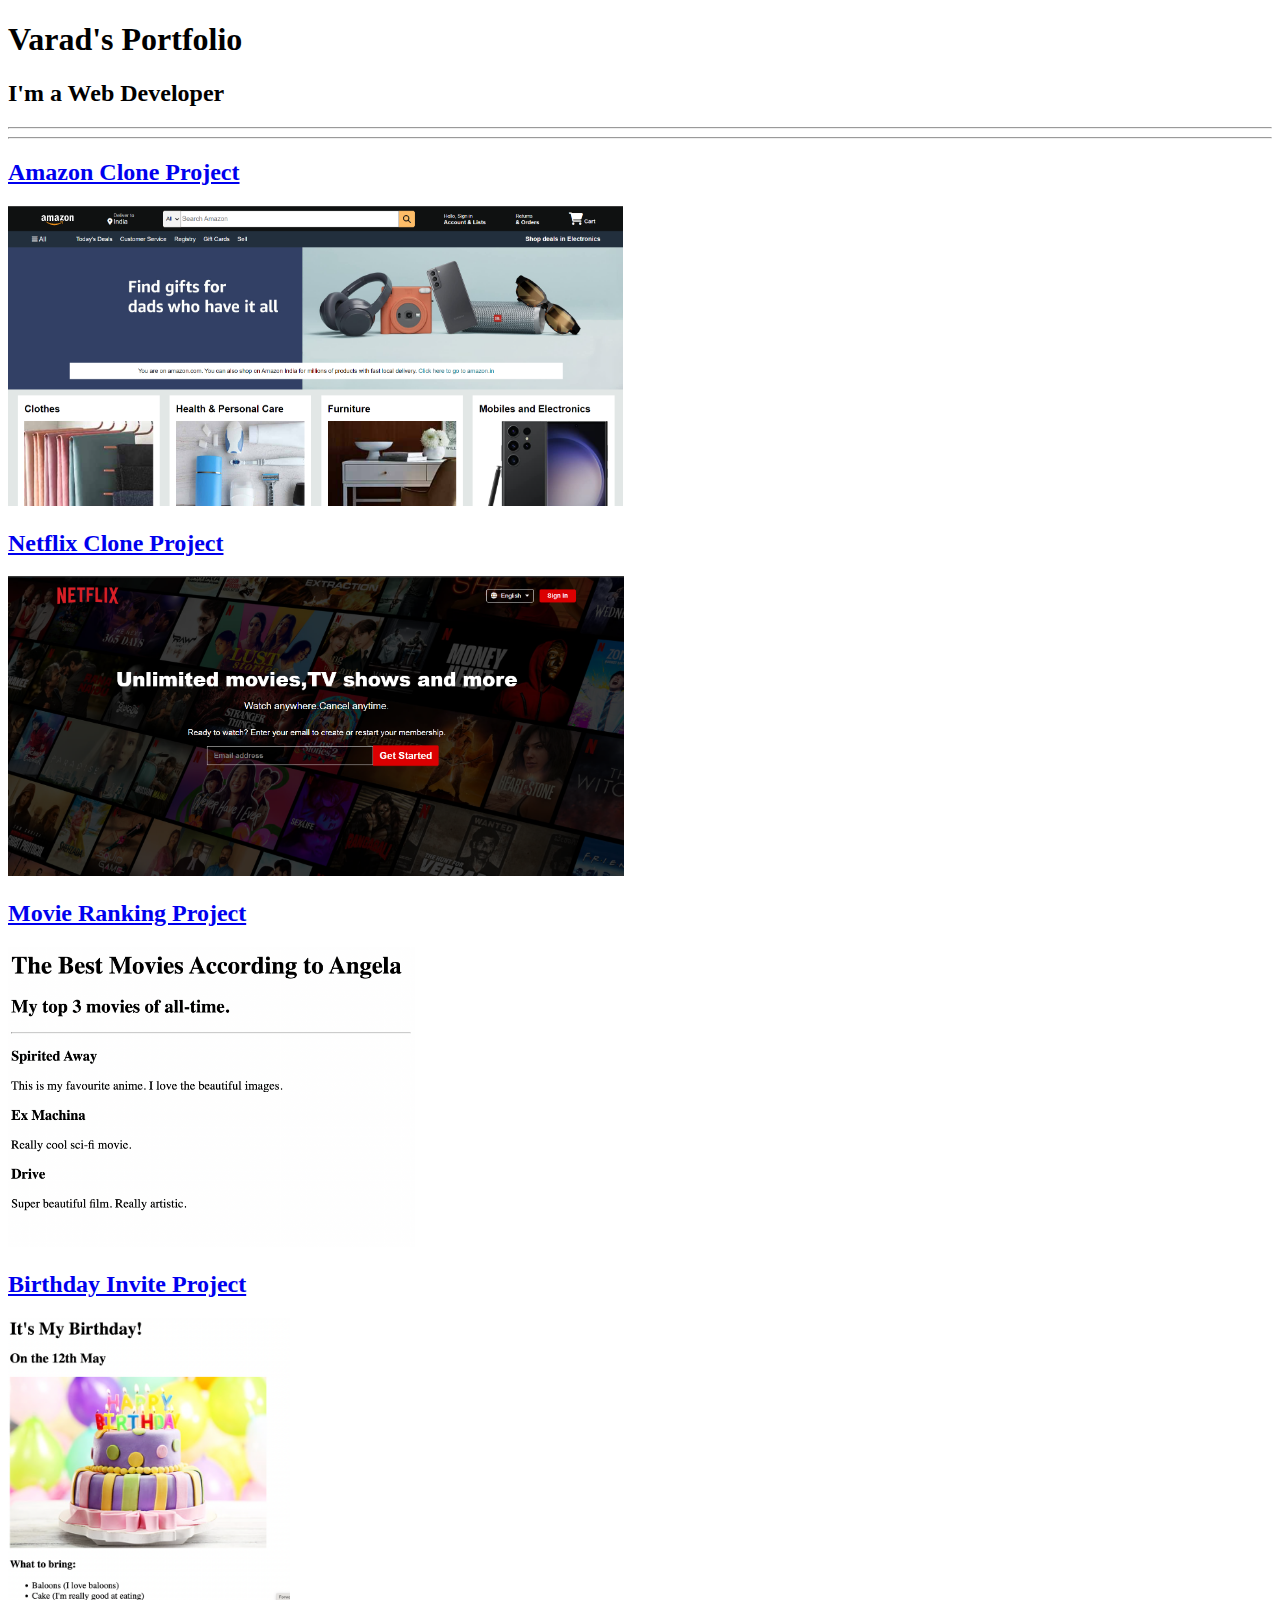
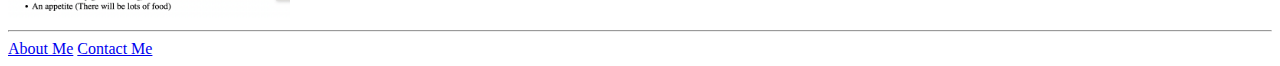
<file: index.html>
<!-- TODO 1: Create the HTML Boilerplate -->

<!-- TODO 2: Add Your previous projects' HTML into the public folder -->

<!-- TODO 3: Take screenshots of your project previews and add the images to the images folder -->

<!-- TODO 4: Add titles/subtitles etc. -->

<!-- TODO 5: Add a link to the project pages -->

<!-- TODO 6: Add images to show the project previews
HINT for TODO 6: You can use the height attribute set to 200 to make the image smaller:
https://developer.mozilla.org/en-US/docs/Web/HTML/Element/img#attr-height -->

<!-- TODO 7: Add the Contact Me and About Me page links -->

<!DOCTYPE html>
<html lang="en">
<head>
    <meta charset="UTF-8">
    <title>Varad's Portfolio</title>
</head>
<body>
    <h1>Varad's Portfolio</h1>
    <h2>I'm a Web Developer</h2>
    <hr/>
    <hr/>
    <h2><a href="./public/amazon.html">Amazon Clone Project</a></h2>
    <img src="./assets/images/Amazonclone.png" height="300" alt="Amazon Clone Preview">
    <h2><a href="./public/netflix.html">Netflix Clone Project</a></h2>
    <img src="./assets/images/Netflixclone.png" height="300" alt="Netflix Clone Preview">
    <h2><a href="./public/movie-ranking.html">Movie Ranking Project</a></h3>
    <img src="./assets/images/movie-ranking.png" height="300" alt="movie ranking project preview"/>
    <h2><a href="./public/birthday-invite.html">Birthday Invite Project</a></h3>
    <img src="./assets/images/birthday-invite.png" height="300" alt="birthday invite project preview"/>

    <hr />
    <a href="./public/about.html">About Me</a>
    <a href="./public/contact.html">Contact Me</a>
</body>
</html>
</file>
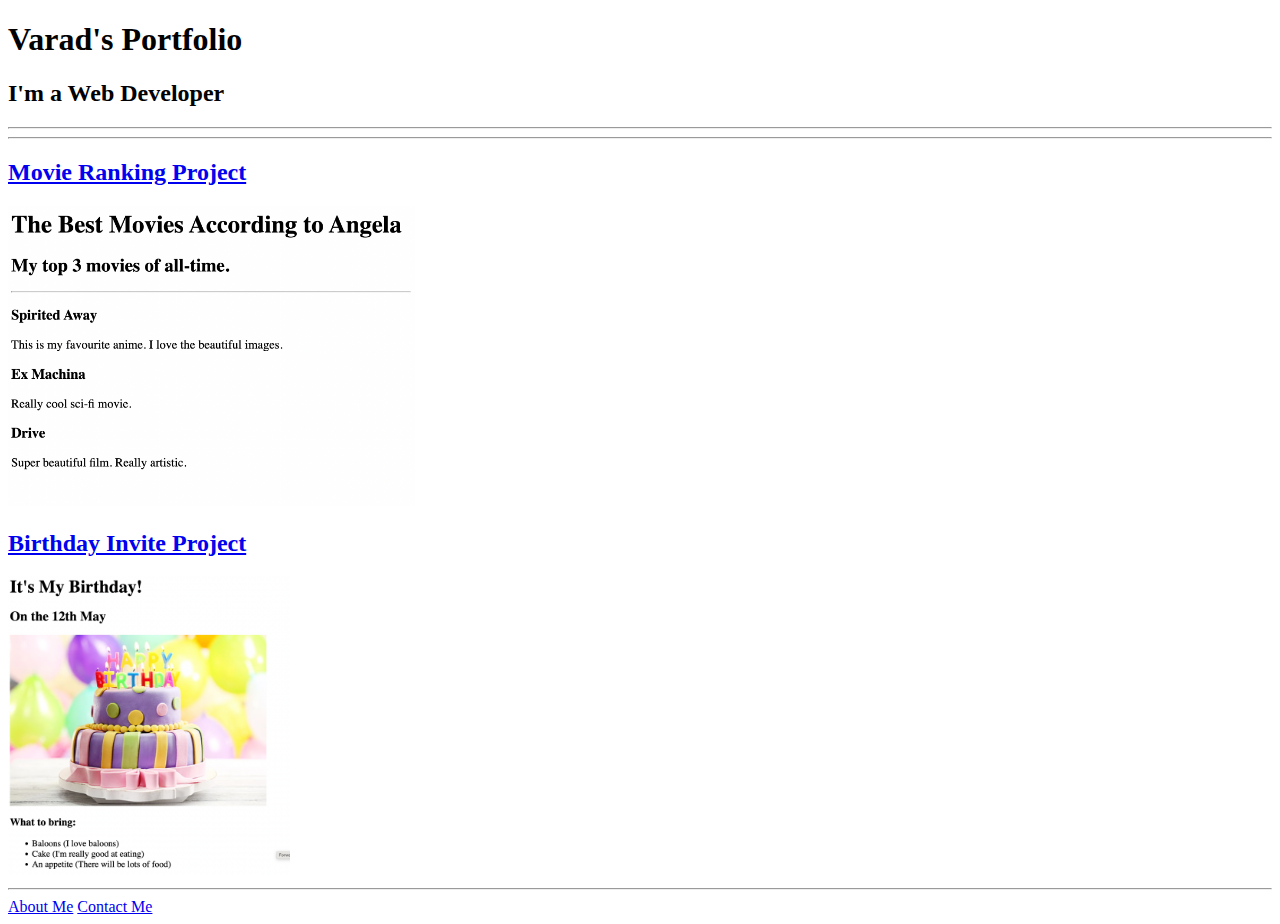
<file: solution.html>
<!DOCTYPE html>
<html lang="en">

<head>
  <meta charset="UTF-8">
  <title>Varad's Portfolio</title>
</head>

<body>
  <h1>Varad's Portfolio</h1>
  <h2>I'm a Web Developer</h2>
  <hr />
  <hr />
  <h2><a href="./public/movie-ranking.html">Movie Ranking Project</a></h3>
  <img src="./assets/images/movie-ranking.png" height="300" alt="movie ranking project preview"/>
  <h2><a href="./public/birthday-invite.html">Birthday Invite Project</a></h3>
  <img src="./assets/images/birthday-invite.png" height="300" alt="birthday invite project preview"/>
  
  <hr />
  <a href="./public/about.html">About Me</a>
  <a href="./public/contact.html">Contact Me</a>
</body>

</html>
</file>
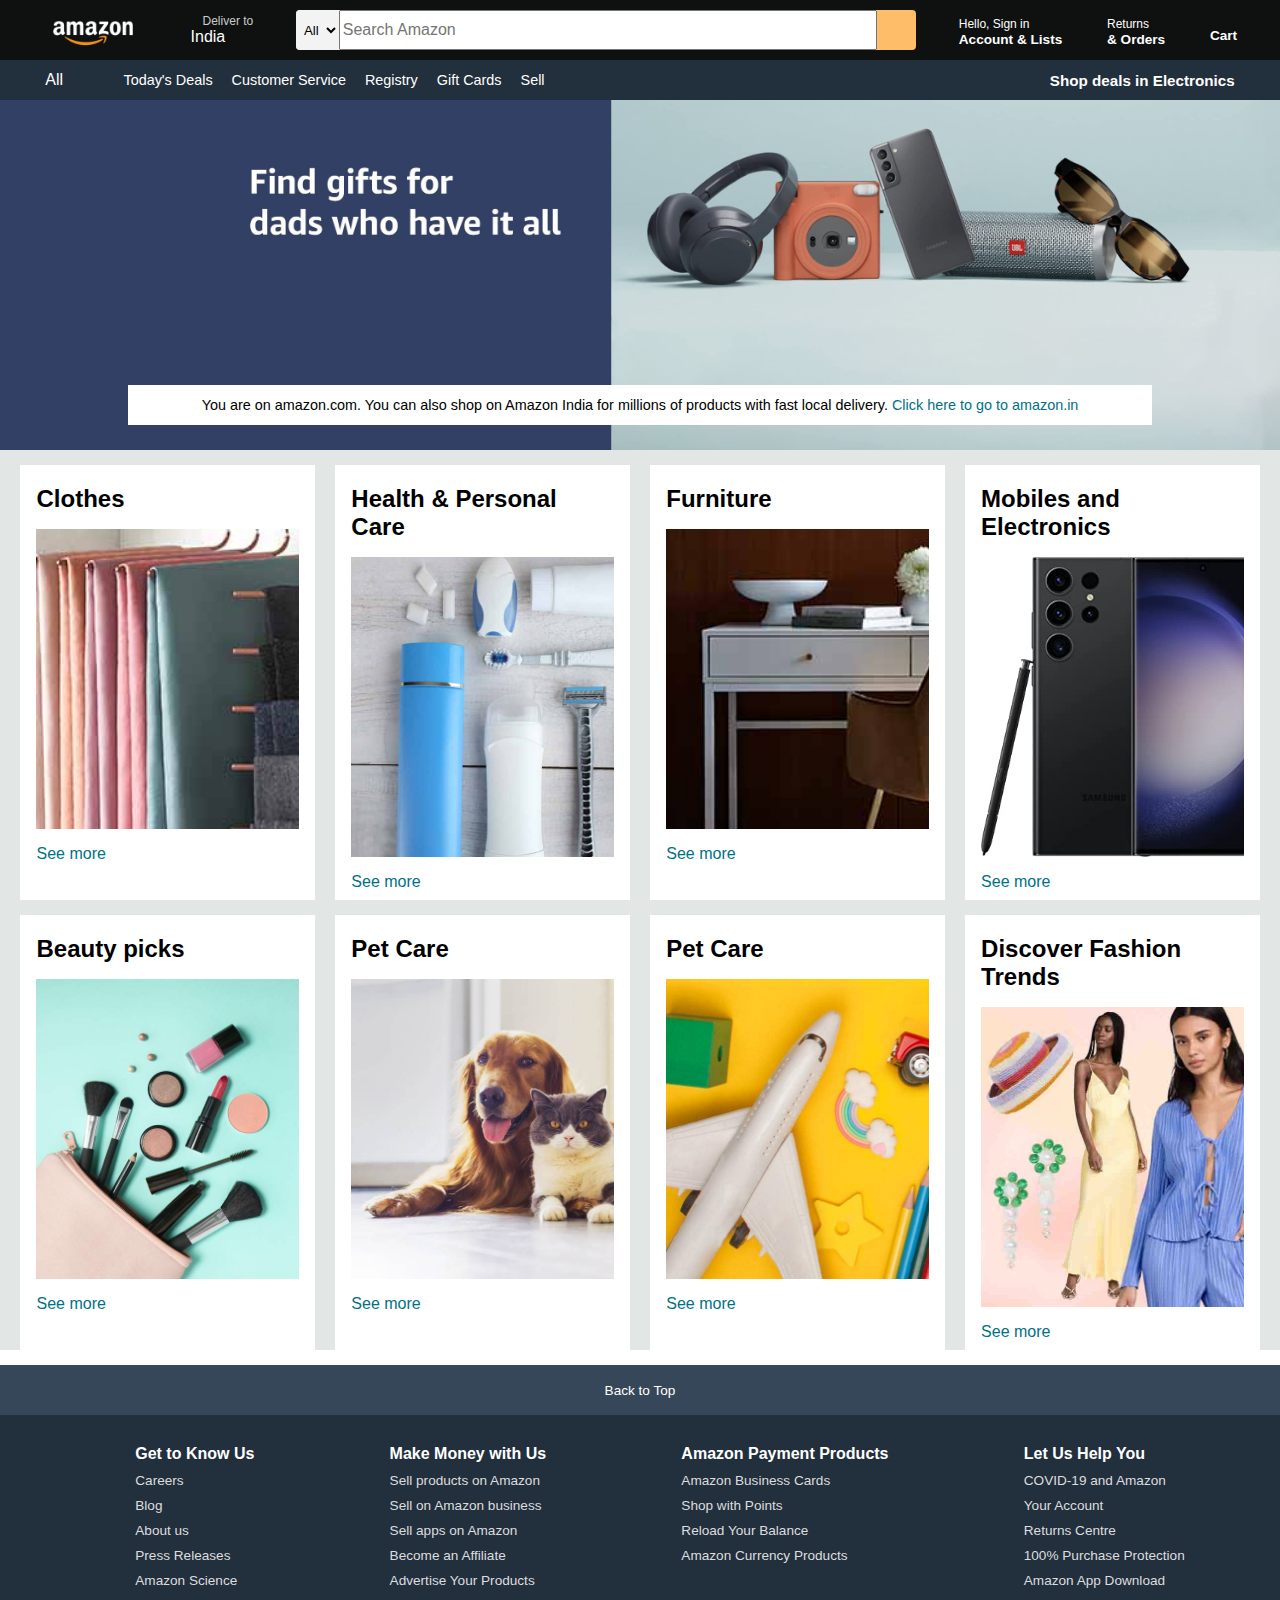
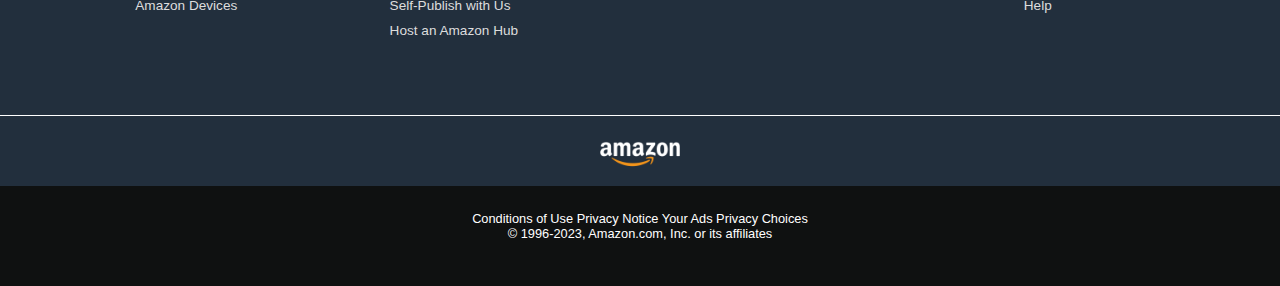
<file: public/amazon.html>
<!DOCTYPE html>
<html lang="en">
<head>
    <meta charset="UTF-8">
    <meta http-equiv="X-UA-Compatible" content="IE=edge">
    <meta name="viewport" content="width=device-width, initial-scale=1.0">
    <title>Amazon</title>
    <link rel="stylesheet" href="https://cdnjs.cloudflare.com/ajax/libs/font-awesome/6.4.2/css/all.min.css" integrity="sha512-z3gLpd7yknf1YoNbCzqRKc4qyor8gaKU1qmn+CShxbuBusANI9QpRohGBreCFkKxLhei6S9CQXFEbbKuqLg0DA==" crossorigin="anonymous" referrerpolicy="no-referrer" />
    <link rel="stylesheet" href="astyle.css">
</head>
<body>
    <header>
        <div class="navbar">
            <div class="nav-logo border">
                <div class="logo"></div>
            </div>

            <div class="nav-address border">
                <p class="add-first">Deliver to</p>
                <div class="add-icon">
                    <i class="fa-solid fa-location-dot"></i>
                    <p class="add-second">India</p>
                </div>
            </div>

            <div class="nav-search">
                <select class="search-select">
                    <option>All</option>
                </select>
                <input placeholder="Search Amazon" class="search-input">
                <div class="search-icon">
                    <i class="fa-solid fa-magnifying-glass"></i>
                </div>
            </div>

            <div class="nav-signin border">
                <p><span>Hello, Sign in</span></p>
                <p class="nav-second">Account & Lists</p>
            </div>

            
            <div class="nav-return border">
                <p><span>Returns</span></p>
                <p class="nav-second">& Orders</p>
            </div>

            <div class="nav-cart border">
                <i class="fa-solid fa-cart-shopping"></i>
                Cart 
            </div>
        </div>


        <div class="panel">
            <div class="panel-all">
                <i class="fa-solid fa-bars"></i>
                All
            </div>

            <div class="panel-ops">
                <p>Today's Deals</p>
                <p>Customer Service</p>
                <p>Registry</p>
                <p>Gift Cards</p>
                <p>Sell</p>
            </div>

            <div class="panel-deals">
                Shop deals in Electronics
            </div>
        </div>
    </header>

    <div class="hero-section">
        <div class="hero-msg">
            <p>You are on amazon.com. You can also shop on Amazon India for millions of products with fast local delivery. <a>Click here to go to amazon.in</a></p>
        </div>
    </div>

    <div class="shop-section">
        <div class="box1 box">
            <div class="box-content">
                <h2>Clothes</h2>
                <div class="box-img" style="background-image: url(../assets/images/box1_image.jpg);"></div>
                <p>See more</p>
            </div>
        </div>
        <div class="box2 box">
            <div class="box-content">
                <h2>Health & Personal Care</h2>
                <div class="box-img" style="background-image: url('../assets/images/box2_image.jpg');"></div>
                <p>See more</p>
            </div>
        </div>
        <div class="box3 box">
            <div class="box-content">
                <h2>Furniture</h2>
                <div class="box-img" style="background-image: url('../assets/images/box3_image.jpg');"></div>
                <p>See more</p>
            </div>
        </div>
        <div class="box4 box">
            <div class="box-content">
                <h2>Mobiles and Electronics</h2>
                <div class="box-img" style="background-image: url('../assets/images/box4_image.jpg');"></div>
                <p>See more</p>
            </div>
        </div>

        <div class="box5 box">
            <div class="box-content">
                <h2>Beauty picks</h2>
                <div class="box-img" style="background-image: url('../assets/images/box5_image.jpg');"></div>
                <p>See more</p>
            </div>
        </div>
        <div class="box6 box">
            <div class="box-content">
                <h2>Pet Care</h2>
                <div class="box-img" style="background-image: url('../assets/images/box6_image.jpg');"></div>
                <p>See more</p>
            </div>
        </div>
        <div class="box7 box">
            <div class="box-content">
                <h2>Pet Care</h2>
                <div class="box-img" style="background-image: url('../assets/images/box7_image.jpg');"></div>
                <p>See more</p>
            </div>
        </div>
        <div class="box8 box">
            <div class="box-content">
                <h2>Discover Fashion Trends</h2>
                <div class="box-img" style="background-image: url('../assets/images/box8_image.jpg');"></div>
                <p>See more</p>
            </div>
        </div>
    </div>

    <footer>
        <div class="foot-panel1">
            Back to Top
        </div>

        <div class="foot-panel2">
            <ul>
                <p>Get to Know Us</p>
                <a>Careers</a>
                <a>Blog</a>
                <a>About us</a>
                <a>Press Releases</a>
                <a>Amazon Science</a>
                <a>Amazon Devices</a>
            </ul>

            <ul>
                <p>Make Money with Us</p>
                <a>Sell products on Amazon</a>
                <a>Sell on Amazon business</a>
                <a>Sell apps on Amazon</a>
                <a>Become an Affiliate</a>
                <a>Advertise Your Products</a>
                <a>Self-Publish with Us</a>
                <a>Host an Amazon Hub</a>
            </ul>

            <ul>
                <p>Amazon Payment Products</p>
                <a>Amazon Business Cards</a>
                <a>Shop with Points</a>
                <a>Reload Your Balance</a>
                <a>Amazon Currency Products</a>
            </ul>

            <ul>
                <p>Let Us Help You</p>
                <a>COVID-19 and Amazon</a>
                <a>Your Account</a>
                <a>Returns Centre</a>
                <a>100% Purchase Protection</a>
                <a>Amazon App Download</a>
                <a>Help</a>
            </ul>
        </div>

        <div class="foot-panel3">
            <div class="logo"></div>
        </div>

        <div class="foot-panel4">
            <div class="pages">
                <a>Conditions of Use</a>
                <a>Privacy Notice</a>
                <a>Your Ads Privacy Choices</a>
            </div>

            <div class="copyright">
                © 1996-2023, Amazon.com, Inc. or its affiliates
            </div>
        </div>
    </footer>
</body>
</html>
</file>
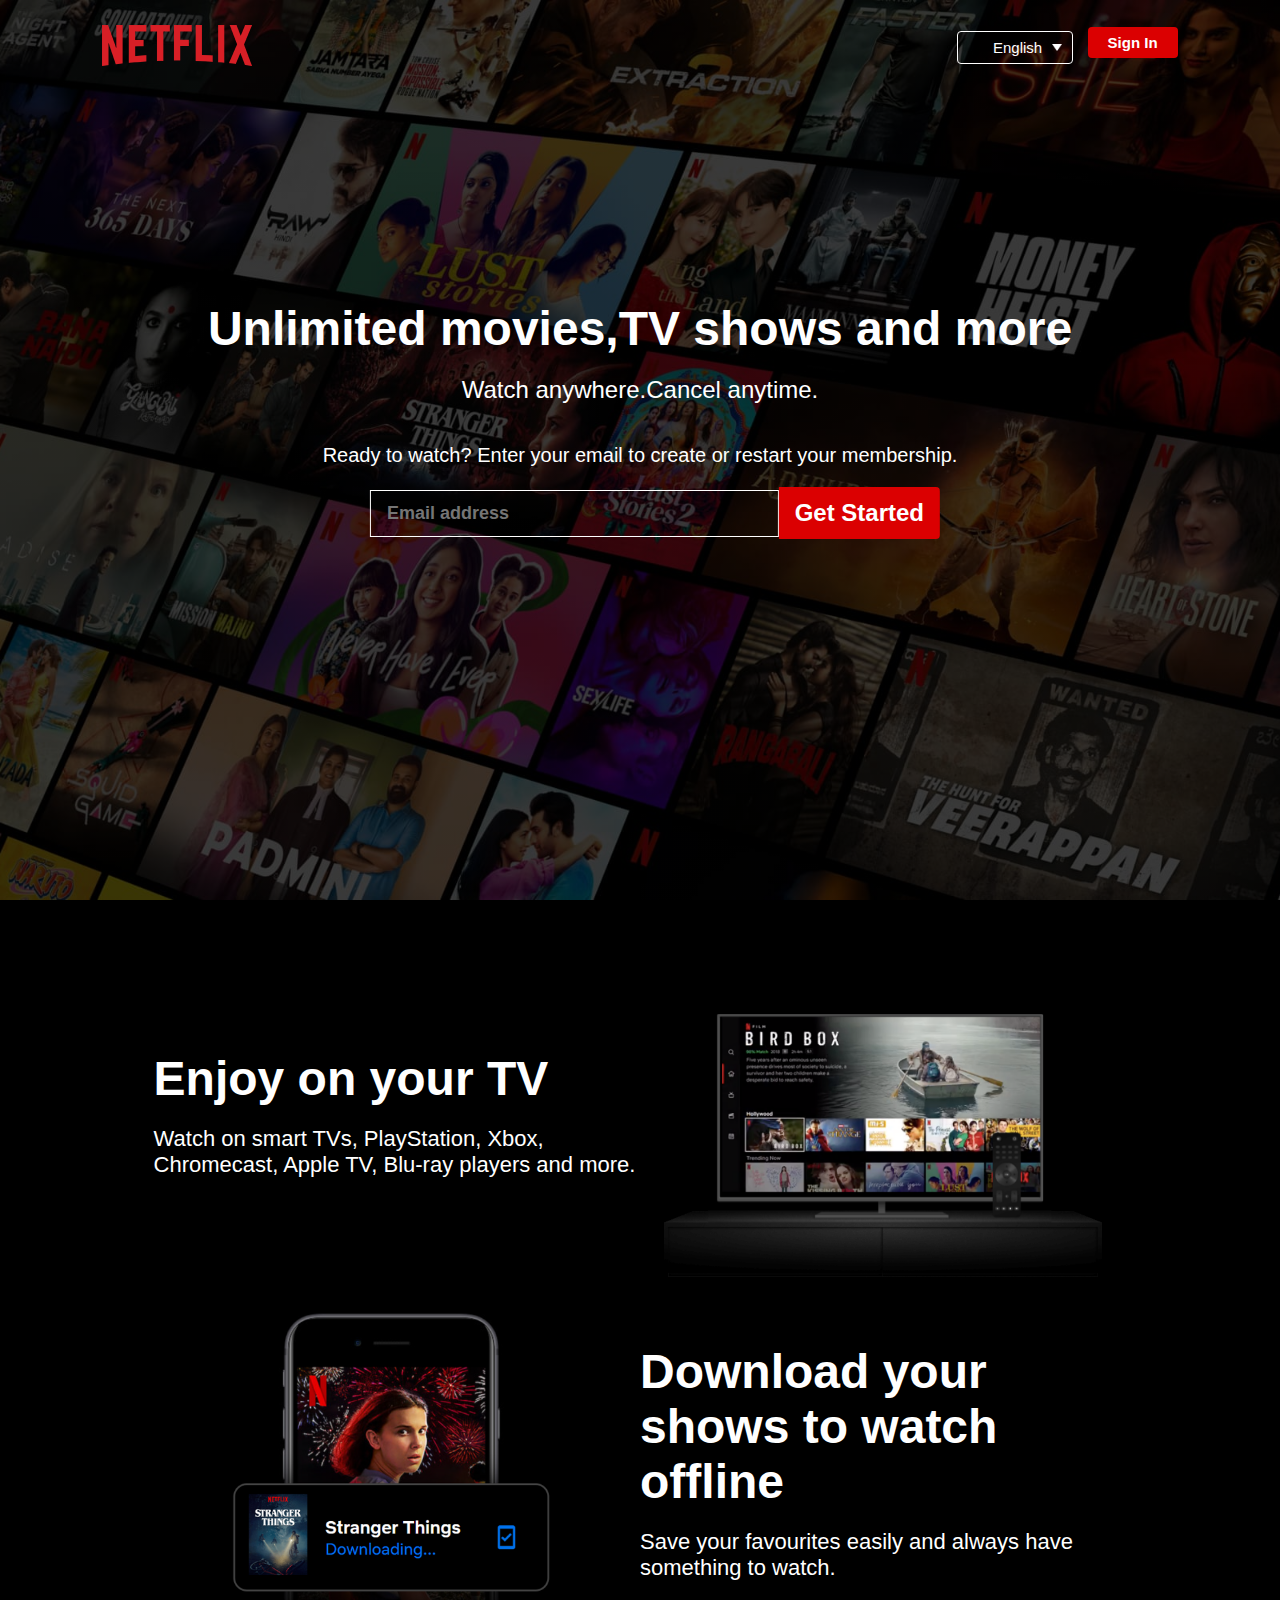
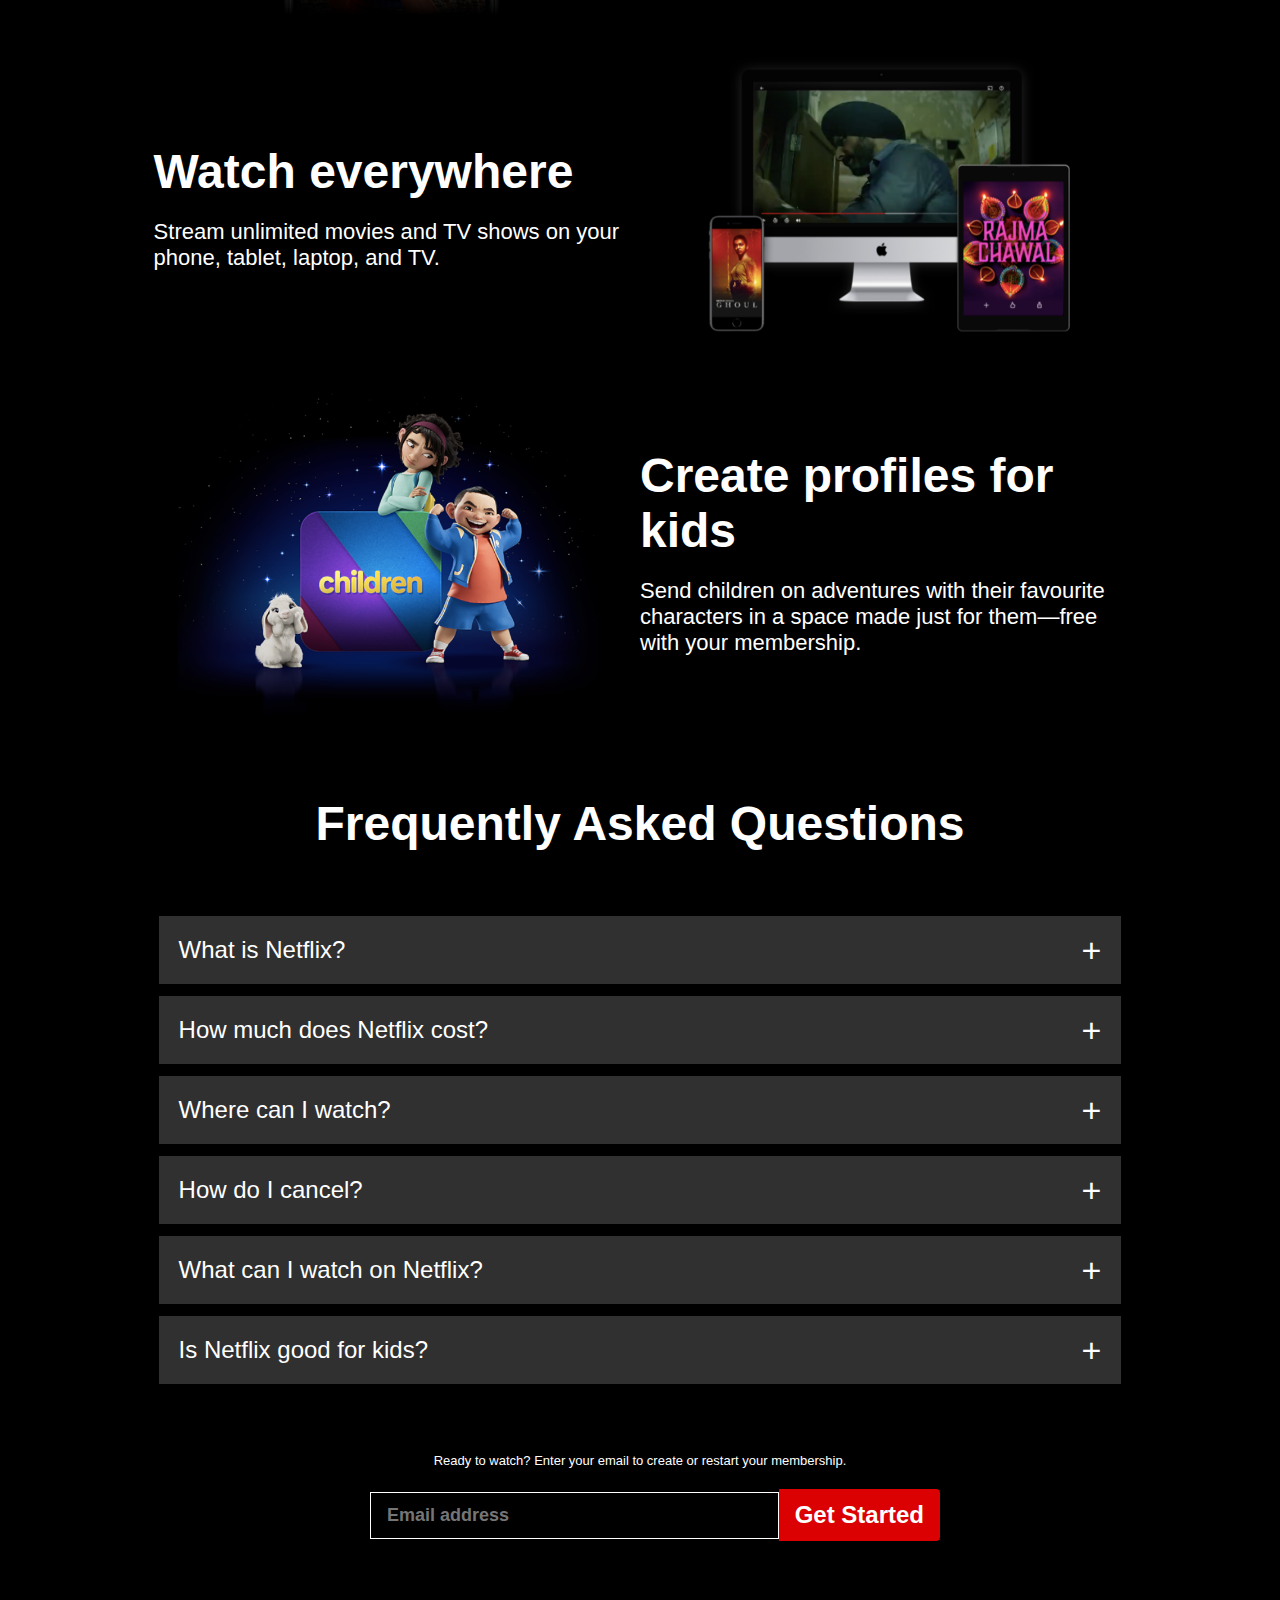
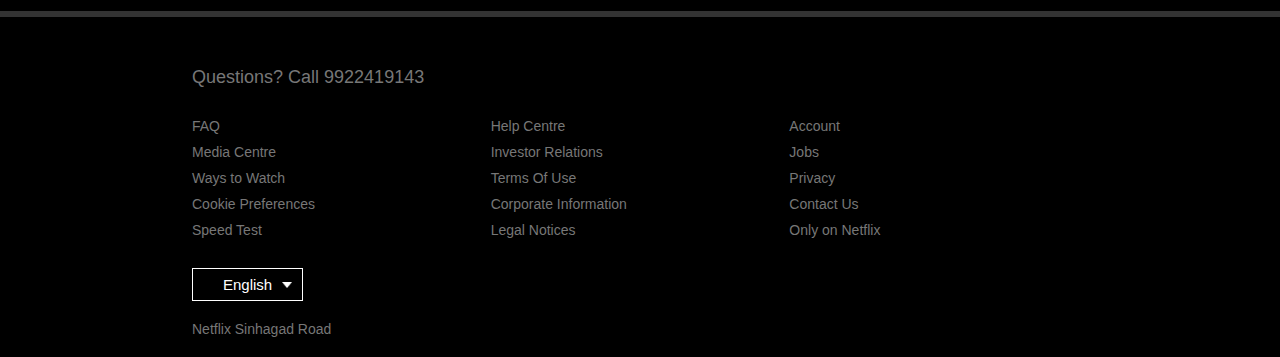
<file: public/netflix.html>
<!DOCTYPE html>
<html lang="en">
<head>
    <meta charset="UTF-8">
    <meta name="viewport" content="width=device-width, initial-scale=1.0">
    <title>Netflix</title>
    <link rel="stylesheet" href="https://cdnjs.cloudflare.com/ajax/libs/font-awesome/6.4.2/css/all.min.css" integrity="sha512-z3gLpd7yknf1YoNbCzqRKc4qyor8gaKU1qmn+CShxbuBusANI9QpRohGBreCFkKxLhei6S9CQXFEbbKuqLg0DA==" crossorigin="anonymous" referrerpolicy="no-referrer" />
    <link rel="stylesheet" href="nstyle.css">
</head>
<body>
    <div class="header">
        <nav>
            <img src="../assets/images/logo.png" class="logo">
            <div>
                <button class="language-btn"><i class="fa-solid fa-globe"></i> English <img src="../assets/images/down-icon.png"></button>
                <button class="signin">Sign In</button>
            </div>
        </nav>

        <div class="header-content">
            <h1>Unlimited movies,TV shows and more</h1>
            <h3>Watch anywhere.Cancel anytime.</h3>
            <p>Ready to watch? Enter your email to create or restart your membership.</p>
            <form class="email-signup">
                <input type="email" placeholder="Email address" required>
                <button type="submit">Get Started</button>
            </form>
        </div>
    </div>

    <div class="features">
        <div class="row">
            <div class="text-col">
                <h2>Enjoy on your TV</h2>
                <p>Watch on smart TVs, PlayStation, Xbox, Chromecast, Apple TV, Blu-ray players and more.</p>
            </div>

            <div class="img-col">
                <img src="../assets/images/feature-1.png" >
            </div>
        </div>

        <div class="row">
            <div class="img-col">
                <img src="../assets/images/feature-2.png" >
            </div>

            <div class="text-col">
                <h2>Download your shows to watch offline</h2>
                <p>Save your favourites easily and always have something to watch.</p>
            </div>

        </div>

        <div class="row">
            <div class="text-col">
                <h2>Watch everywhere</h2>
                <p>Stream unlimited movies and TV shows on your phone, tablet, laptop, and TV.</p>
            </div>

            <div class="img-col">
                <img src="../assets/images/feature-3.png" >
            </div>
        </div>
    
        <div class="row">
            <div class="img-col">
                <img src="../assets/images/feature-4.png" >
            </div>

            <div class="text-col">
                <h2>Create profiles for kids</h2>
                <p>Send children on adventures with their favourite characters in a space made just for them—free with your membership.</p>
            </div>
        </div>
    </div>

    <div class="faq">
        <h2>Frequently Asked Questions</h2>
        <ul class="accordian">
            <li>
                <input type="radio" name="accordian" id="first">
                <label for="first">What is Netflix?</label>
                <div class="content">
                    <p>
                        Netflix is a streaming service that offers a wide variety of award-winning TV shows, movies, anime, documentaries and more – on thousands of internet-connected devices.
                        You can watch as much as you want, whenever you want, without a single ad – all for one low monthly price. There's always something new to discover, and new TV shows and movies are added every week!
                    </p>
                </div>
            </li>

            <li>
                <input type="radio" name="accordian" id="second">
                <label for="second">How much does Netflix cost?</label>
                <div class="content">
                    <p>
                        Watch Netflix on your smartphone, tablet, Smart TV, laptop, or streaming device, all for one fixed monthly fee. Plans range from ₹ 149 to ₹ 649 a month. No extra costs, no contracts.
                    </p>
                </div>
            </li>

            <li>
                <input type="radio" name="accordian" id="third">
                <label for="third">Where can I watch?</label>
                <div class="content">
                    <p>
                        Watch anywhere, anytime. Sign in with your Netflix account to watch instantly on the web at netflix.com from your personal computer or on any internet-connected device that offers the Netflix app, including smart TVs, smartphones, tablets, streaming media players and game consoles.
                        You can also download your favourite shows with the iOS, Android, or Windows 10 app. Use downloads to watch while you're on the go and without an internet connection. Take Netflix with you anywhere.
                    </p>
                </div>
            </li>

            <li>
                <input type="radio" name="accordian" id="fourth">
                <label for="fourth">How do I cancel?</label>
                <div class="content">
                    <p>
                        Netflix is flexible. There are no annoying contracts and no commitments. You can easily cancel your account online in two clicks. There are no cancellation fees – start or stop your account anytime.
                    </p>
                </div>
            </li>

            <li>
                <input type="radio" name="accordian" id="fifth">
                <label for="fifth">What can I watch on Netflix?</label>
                <div class="content">
                    <p>
                        Netflix has an extensive library of feature films, documentaries, TV shows, anime, award-winning Netflix originals, and more. Watch as much as you want, anytime you want.
                    </p>
                </div>
            </li>

            <li>
                <input type="radio" name="accordian" id="sixth">
                <label for="sixth">Is Netflix good for kids?</label>
                <div class="content">
                    <p>
                        The Netflix Kids experience is included in your membership to give parents control while kids enjoy family-friendly TV shows and films in their own space.
                        Kids profiles come with PIN-protected parental controls that let you restrict the maturity rating of content kids can watch and block specific titles you don’t want kids to see.
                    </p>
                </div>
            </li>
        </ul>
        <small>
            Ready to watch? Enter your email to create or restart your membership.
        </small>

        <form class="email-signup">
            <input type="email" placeholder="Email address" required>
            <button type="submit">Get Started</button>
        </form>
    </div>

    <div class="footer">
        <h2>Questions? Call 9922419143</h2>

        <div class="row">
            <div class="col">
                <a href="#">FAQ</a>                                       <!--  hash is for taking the page to top again -->
                <a href="#">Media Centre</a>
                <a href="#">Ways to Watch</a>
                <a href="#">Cookie Preferences</a>
                <a href="#">Speed Test</a>
            </div>
            <div class="col">
                <a href="#">Help Centre</a>
                <a href="#">Investor Relations</a>
                <a href="#">Terms Of Use</a>
                <a href="#">Corporate Information</a>
                <a href="#">Legal Notices</a>
            </div>

            <div class="col">
                <a href="#">Account</a>
                <a href="#">Jobs</a>
                <a href="#">Privacy</a>
                <a href="#">Contact Us</a>
                <a href="#">Only on Netflix</a>
            </div>
        </div>
        <button class="language-btn"><i class="fa-solid fa-globe"></i> English <img src="../assets/images/down-icon.png"></button>
        <p class="copyright-txt">Netflix Sinhagad Road</p>
    </div>
</body>
</html>
</file>
<file: public/astyle.css>
*{
    margin: 0;
    font-family: Arial;
    border: border-box;

}

.navbar{

    height: 60px;
    background-color: #0f1111;
    color: white;
    display: flex;
    align-items: center;
    justify-content: space-evenly;
}

.nav-logo{
    height: 50px;
    width: 100px;
}

.logo{
    background-image: url("../assets/images/amazon_logo.png");   
    background-size: cover;
    height: 50px;
    width: 100%;
}

.border{
    border: 2px solid transparent;
}

.border:hover {
    border: 1.5px solid white;
}



/* box 2 */
.add-first{
    color: #cccccc;
    font-size: 0.75rem;
    margin-left: 15px;
}

.add-second{
    font-size: 1rem;
    margin-left: 3px;

}

.add-icon{
    display: flex;
    align-items: center;
}


/* box 3 */

.nav-search{
    display:flex;
    justify-content: space-evenly;
    background-color: #febd68;
    width: 620px;
    height: 40px;
    border-radius: 4px;
}

.search-select{
    background-color: #f3f3f3;
    width: 50px;
    text-align: center;
    border-top-left-radius: 4px;
    border-bottom-left-radius: 4px;
    border:none;
}

.search-input{
    width: 100%;
    font-size: 1rem;
}

.search-icon{
    width:45px;
    display:flex;
    justify-content: center;
    align-items:center;
    font-size: 1.2rem;
    border-top-right-radius: 4px;
    border-bottom-right-radius: 4px;
    color: #0f1111;
}

.nav-search:hover{
    border: 3.5px solid orange;

}


/* box 4 */

span{
    font-size: 0.75rem;

}


.nav-second{

    font-size: 0.85rem;
    font-weight: 700;

}


/* box 6 */

.nav-cart i{
    font-size:30px;
}

.nav-cart{
    font-size:0.85rem;
    font-weight: 700;
}


/** panel **/
.panel{
    height: 40px;
    background-color: #222f3d;
    display:flex;
    color: white;
    align-items: center;
    justify-content: space-evenly;
}

.panel-ops p{
    display: inline;
    margin-left:15px;
}

.panel-ops{
    width:70%;
    font-size: 0.90rem;
}

.panel-deals{
    font-size:0.95rem;
    font-weight: 700;
}


/** hero section **/

.hero-section{
    background-image: url(../assets/images/hero_image.jpg);
    height: 350px;
    background-size:cover;
    display:flex;
    justify-content: center;
    align-items: flex-end;
}

.hero-msg{
    background-color: white;
    color: black;
    height: 40px;
    display: flex;
    align-items: center;
    justify-content: center;
    font-size:0.90rem;
    width: 80%;
    margin-bottom: 25px;
}

.hero-msg a {
    color: #007185;

}


/** shop section **/
.shop-section{
    display: flex;
    flex-wrap: wrap;
    justify-content: space-evenly;
    background-color: #e2e7e6;
}

.box{
    /* border: 2px solid black; */
    height:400px;
    width: 23%;
    background-color:white;
    padding: 20px 0px 15px;
    margin-top: 15px;
}

.box-img{
    height: 300px;
    background-size: cover;
    margin-top: 1rem;
    margin-bottom: 1rem;
}

.box-content{
    margin-left: 1rem;  /*can also write 10px */
    margin-right:1rem;
}

.box-content p{
    color:#007185;

}

/** Footer **/

footer{
    margin-top: 15px;
}



.foot-panel1{
    background-color: #37475a;
    color: white;
    height: 50px;
    display:flex;
    align-items: center;
    justify-content: center;
    font-size: 0.85rem;
}

.foot-panel2{
    background-color: #222f3d;
    color:white;
    height:300px;
    display:flex;
    flex-wrap:wrap;
    justify-content: space-evenly;

}

ul {
    margin-top: 30px;
}

ul a{
    display:block;
    font-size:0.85rem;
    margin-top: 10px;
    color: #dddddd;
}

ul p{
    font-weight: 700;
}

.foot-panel3{
    background-color: #222f3d;
    color:white;
    border-top: 0.5px solid white;
    height:70px;
    display:flex;
    align-items:center;
    justify-content: center;
}

.logo{
    background-image: url(../assets/images/amazon_logo.png);   
    background-size: cover;
    height: 50px;
    width: 100px;
}

.foot-panel4{
    background-color: #0f1111;
    color:white;
    height: 100px;
    /* display:flex;
    align-items: center;
    justify-content: center; */
}

.pages{
    font-size: 0.8rem;
    text-align:center;
    padding-top: 25px;
}

.copyright{
    font-size: 0.8rem;
    text-align:center;
}
</file>
<file: public/nstyle.css>
*{
    margin:0;
    padding:0;
    font-family:'Poppins', sans-serif;
    box-sizing: border-box;
}

body{
    background:black;
    color:white;
}

.header{
    width: 100%;
    height: 100vh;
    background-image: linear-gradient(rgba(0,0,0,0.7), rgba(0,0,0,0.7)), url(../assets/images/Netflix.jpg);
    background-size:cover;
    background-position: center;
    padding: 10px 8%;
    position:relative;
}

nav{
    display: flex;
    align-items: center;
    justify-content: space-between;
    padding:10px,0;
    margin-top: 15px;
}

.logo{
    width:150px;
    cursor:pointer;

}

nav button{
    border:0;
    outline:0;
    background:#db0001;
    color:#fff;
    padding: 7px 20px;
    font-size: 12px;
    border-radius:4px;
    margin-left: 10px;
    cursor:pointer;
}

.language-btn{
    display:inline-flex;
    align-items:center;
    background:transparent;
    border:1px solid #fff;
    padding:7px 10px;
    font-size: 15px;
}

.language-btn img{
    width:10px;
    margin-left: 10px;
}

.language-btn i{
    width:10px;
    margin-right: 15px;
}
.signin{
    font-size: 15px;
    font-weight: 550;
}

.header-content{
    position:absolute;
    top:50%;
    left:50%;
    transform:translate(-50%,-50%);
    text-align:center;
    white-space: nowrap;
    overflow: hidden;
}

.header-content h1{
    font-size:48px;
    font-weight:800;
    margin-bottom: 20px;
}

.header-content h3{
    font-size:24px;
    font-weight: 400;
    margin-bottom: 40px;
}

.header-content p{
    font-size: 20px;
    margin-bottom: 20px;
}

.email-signup{
    background:#fff;
    border-radius:4px;
    display:flex;
    align-items:center;
    overflow:hidden;
    width:850px;
    background:transparent;
    max-width: 600px;
    margin:20px auto 60px;
}

.email-signup input{
    flex:1;
    border:0;
    outline:0;
    margin-left: 30px;
    font-size:18px;
    color:#fff;
    font-weight: 700;
    background:transparent;
    border:1px solid #fff;
    padding: 12px 16px;


}

.email-signup button{
    background:#db0001;
    border:0;
    outline:0;
    color:#fff;
    font-size:16px;
    cursor:pointer;
    padding:12px 16px;
    font-size: 24px;
    font-weight:600;    
}

/* --------------------FEATURES------------------- */

.features{
    padding:50px 12%;
    font-size:22px;
}

.row{
    display:flex;
    align-items:center;
    justify-content: center;
}

.text-col{
    flex-basis:50%;
    margin-bottom:20px;
}

.text-col h2{
    font-weight:900;
    margin-bottom:20px;
    font-size: 48px ;
}

.img-col{
    flex-basis:50%;
    margin-bottom: 20px;
}

.img-col img{
    display:block;
    width:90%;
    margin:auto;
}

/* ----------------FAQ------------------ */

.faq{
    /* display: flex;
    flex-wrap: wrap;
    align-items: center;
    justify-content: center; */
    text-align: center;
    padding:10px 12%;

}

.faq h2{
    font-size:48px;
    font-weight:800;
}

.accordian{
    margin:60px auto;
    width:100%;
}

.accordian li {
    list-style:none;
    width: 100%;
    padding: 5px;
}

.accordian li label{
    display:flex;
    align-items:center;
    padding:20px;
    font-size:24px;
    font-weight:500;
    background:#303030;
    margin-bottom: 2px;
    cursor:pointer;
    position:relative;

}

label::after{
    content: '+';
    font-size:34px;
    position: absolute;
    right:20px;
    transition:transform 1s;
}

input[type="radio"]{
    display: none;
}

.content{
    background:#303030;
    text-align: left;
    padding:0 20px;
    max-height: 0;
    overflow:hidden;
    transition:max-height 0.5s, padding 0.5s;
}

.accordian input[type="radio"]:checked + label + .content{
    max-height:600px;
    padding: 30px 20px;
}
.content p{
    font-size: 24px;
}

.accordian input[type="radio"]:checked + label::after{
    transform: rotate(495deg);
}

.faq .email-signup{
    max-width: 600px;
    margin:20px auto 60px;
}
.faq small{
    font-size: 13px;;
}

/* -----------------footer---------------- */


.footer{                                                        /*Confusions from 252 to 270*/
    padding:50px 15% 10px;
    border-top:6px solid #333;
    color:#777;
}

.footer h2{
    font-size:18px;
    font-weight:400;
    margin-bottom:30px;
}

.footer .col{
    flex-basis:25%;
    flex-grow:1;
    margin-bottom: 20px;
}

.footer .col a{
    display:block;
    text-decoration: none;
    color:#777;
    font-size:14px;
    margin-bottom: 10px;
}

.footer .language-btn{
    display:flex;
    align-items:center;
    border:1px solid #fff;
    color:#fff;
    cursor: pointer;
}

.footer .language-btn img{
    width:10px;
    margin-left: 10px;
}

.footer .language-btn i{
    width:10px;
    margin-right: 10px;
    color:white;
}

.copyright-txt{
    font-size:14px;
    margin-top:20px;
    margin-bottom:10px;

}
</file>
